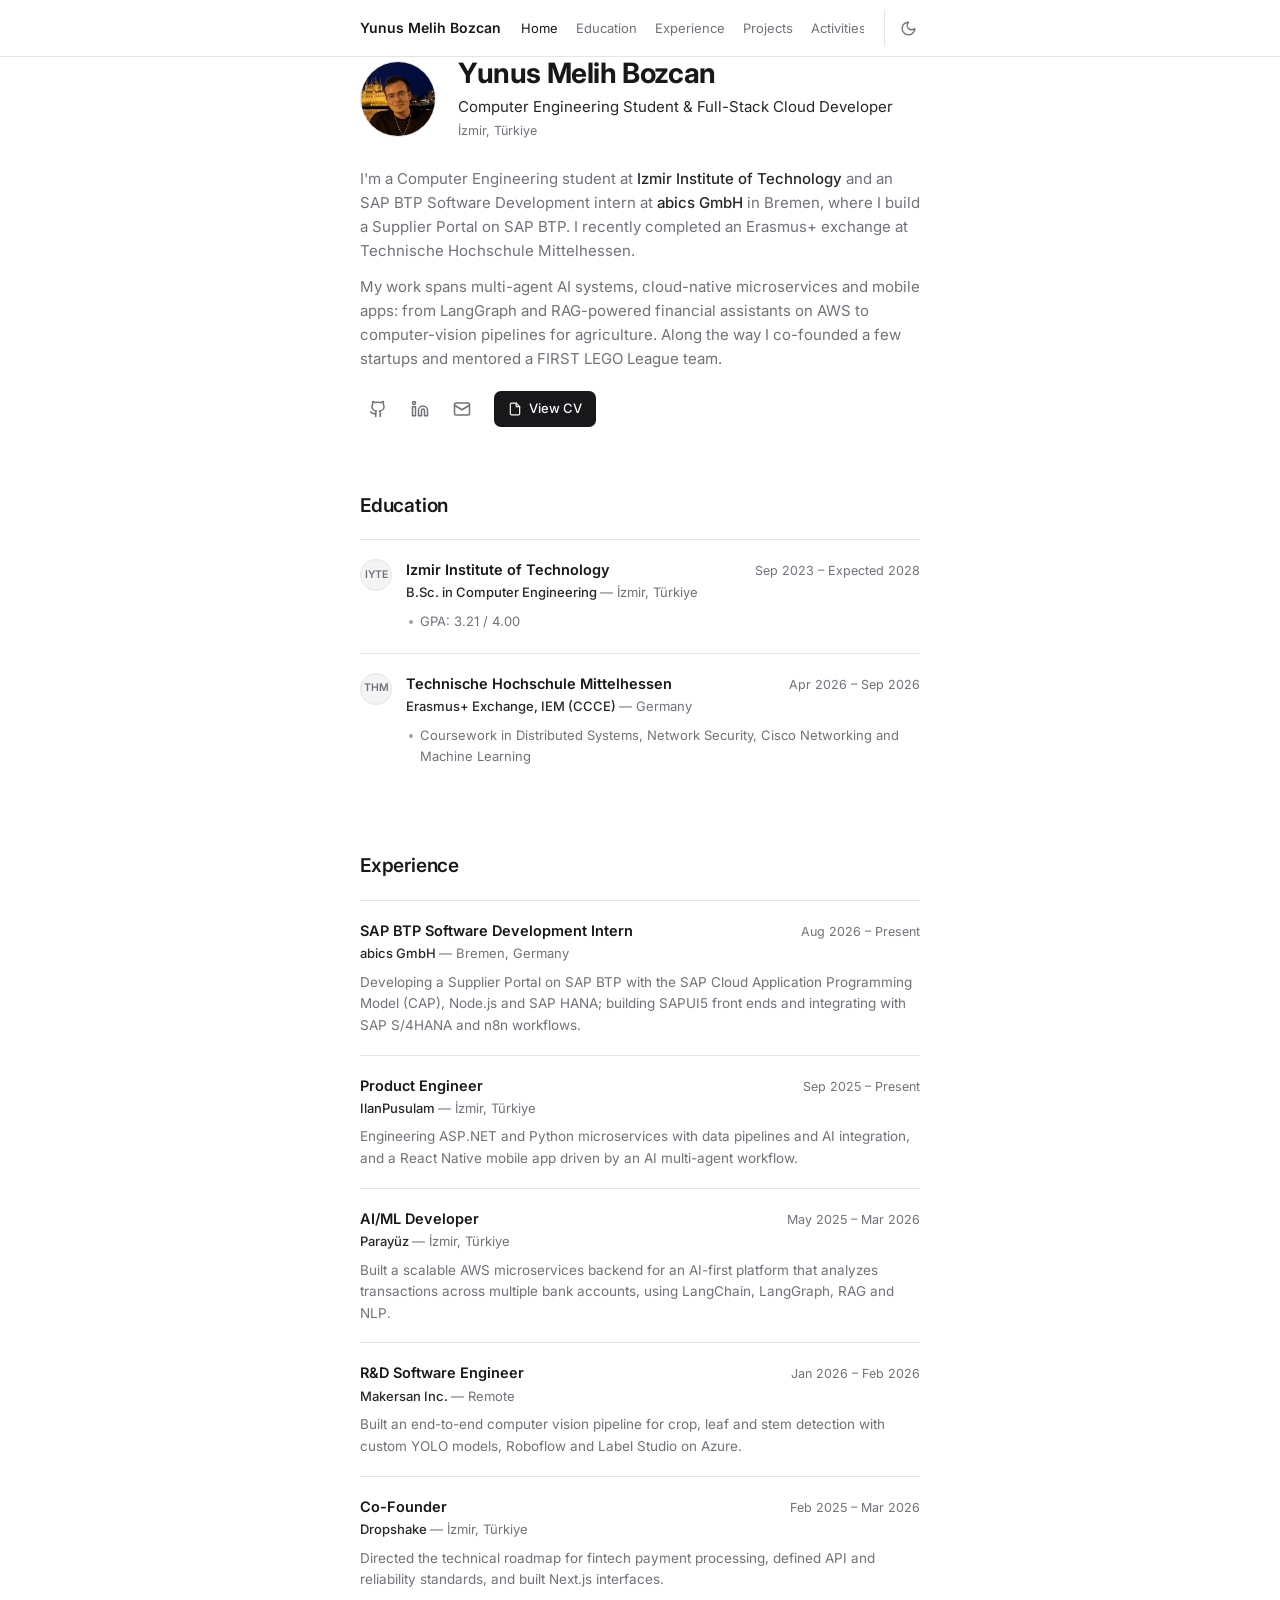
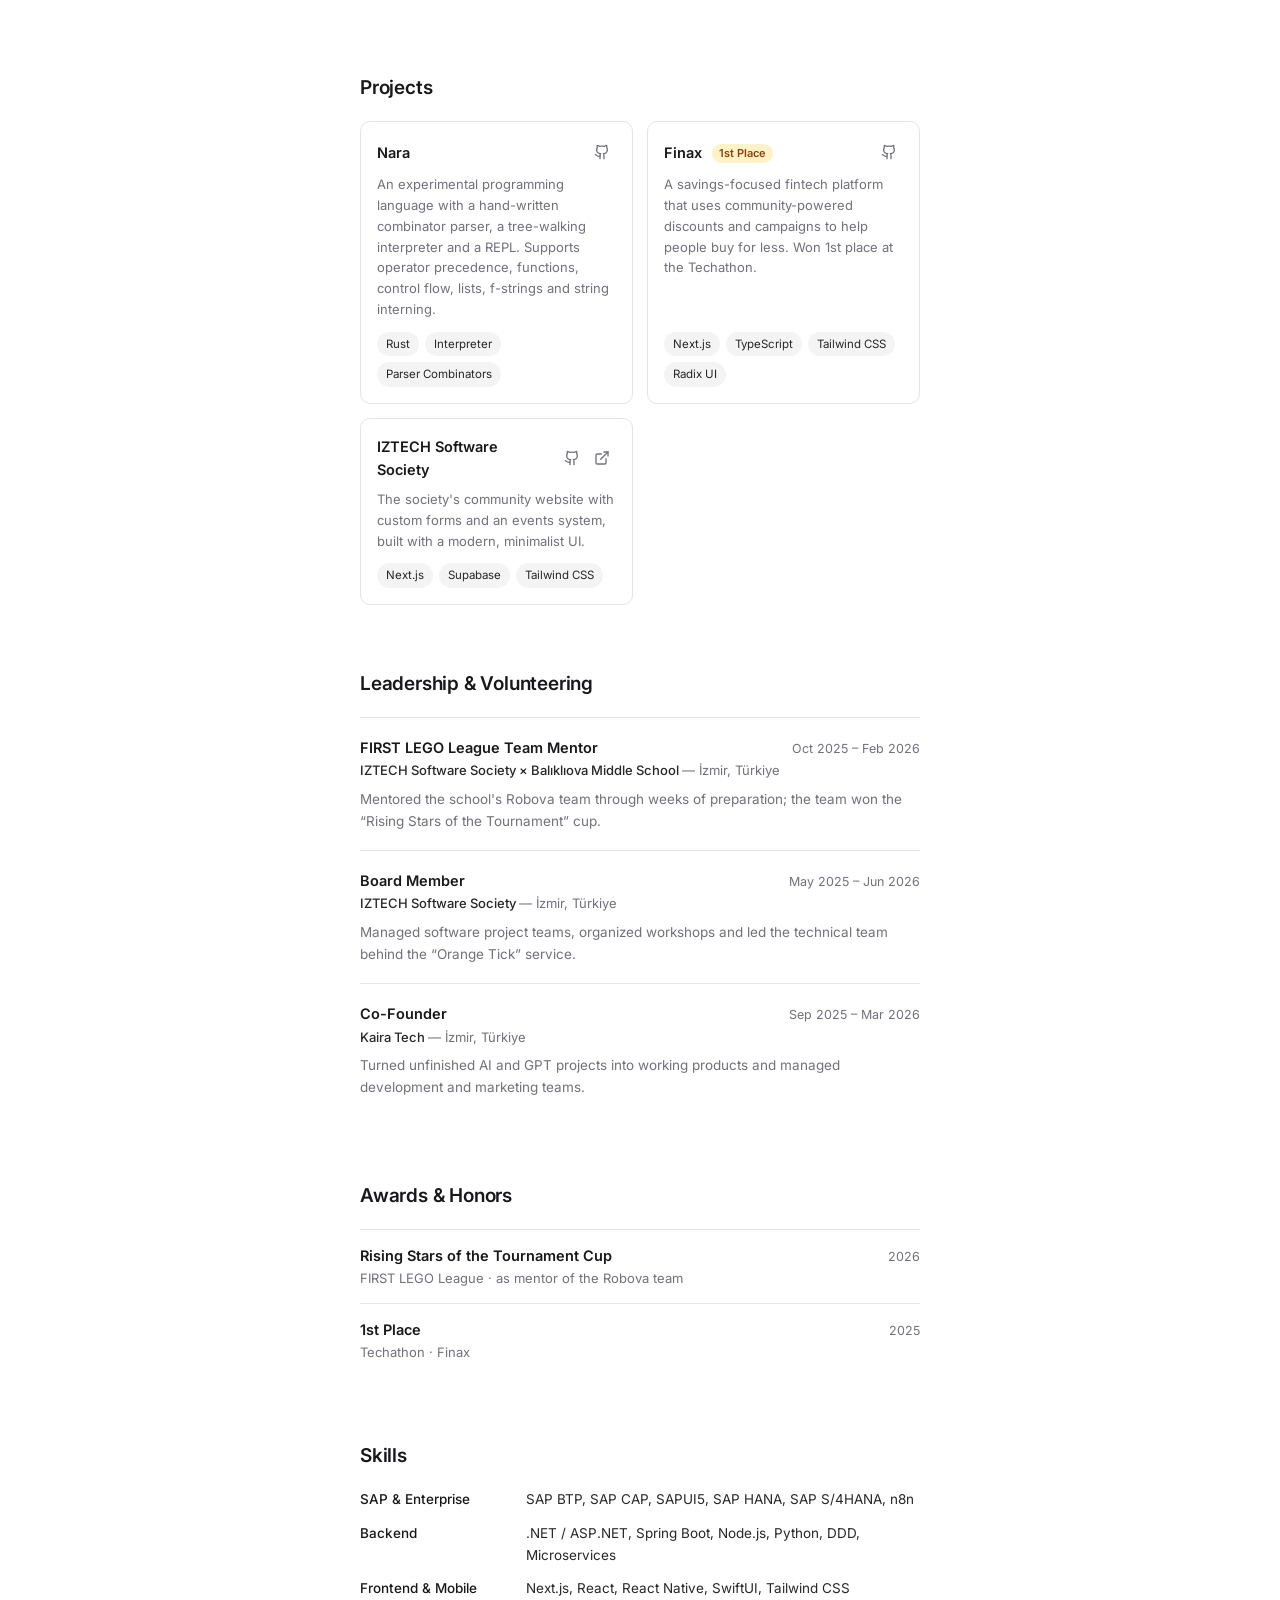
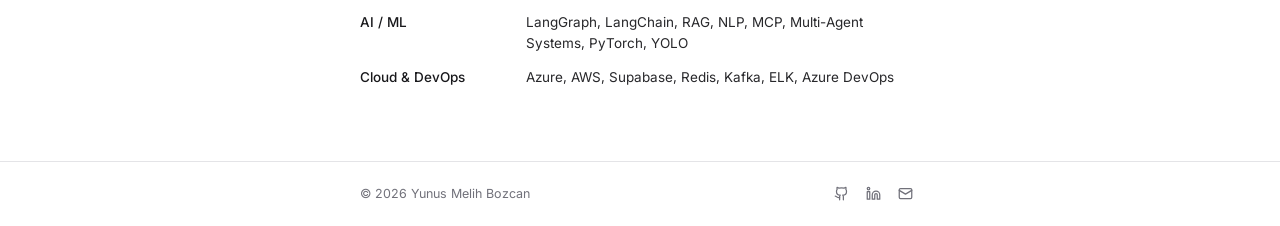
<file: index.html>
<!doctype html>
<html lang="en">
<head>
  <meta charset="utf-8">
  <meta name="viewport" content="width=device-width, initial-scale=1">
  <title>Yunus Melih Bozcan | Personal Website</title>
  <meta name="description" content="Yunus Melih Bozcan – Computer Engineering student and Full-Stack Cloud Developer building AI-first, cloud-native software.">
  <meta property="og:title" content="Yunus Melih Bozcan">
  <meta property="og:description" content="Computer Engineering student and Full-Stack Cloud Developer.">
  <meta property="og:type" content="website">
  <meta property="og:image" content="https://yunusmelihbozcan.github.io/static/avatar.jpg">
  <link rel="icon" href="favicon.svg" type="image/svg+xml">
  <link rel="preconnect" href="https://fonts.googleapis.com">
  <link rel="preconnect" href="https://fonts.gstatic.com" crossorigin>
  <link rel="stylesheet" href="https://fonts.googleapis.com/css2?family=Inter:wght@400;500;600;700&display=swap">
  <link rel="stylesheet" href="static/style.css">
  <script src="static/theme.js"></script>
</head>
<body>
  <header class="site-header">
    <div class="container">
      <a class="brand" href="./">Yunus Melih Bozcan</a>
      <nav class="nav" aria-label="Main">
        <a href="./" aria-current="page">Home</a>
        <a href="#education">Education</a>
        <a href="#experience">Experience</a>
        <a href="#projects">Projects</a>
        <a href="#activities">Activities</a>
        <a href="#awards">Awards</a>
        <a href="cv/">CV</a>
      </nav>
      <button class="theme-toggle" type="button" aria-label="Toggle dark mode">
        <svg class="moon" width="17" height="17" viewBox="0 0 24 24" fill="none" stroke="currentColor" stroke-width="2" stroke-linecap="round" stroke-linejoin="round" aria-hidden="true"><path d="M12 3a6 6 0 0 0 9 9 9 9 0 1 1-9-9Z"/></svg>
        <svg class="sun" width="17" height="17" viewBox="0 0 24 24" fill="none" stroke="currentColor" stroke-width="2" stroke-linecap="round" stroke-linejoin="round" aria-hidden="true"><circle cx="12" cy="12" r="4"/><path d="M12 2v2M12 20v2M4.93 4.93l1.41 1.41M17.66 17.66l1.41 1.41M2 12h2M20 12h2M6.34 17.66l-1.41 1.41M19.07 4.93l-1.41 1.41"/></svg>
      </button>
    </div>
  </header>

  <main class="container">
    <div class="hero">
      <img class="avatar" src="static/avatar.jpg" alt="Yunus Melih Bozcan" width="76" height="76">
      <div>
        <h1>Yunus Melih Bozcan</h1>
        <p class="tagline">Computer Engineering Student &amp; Full-Stack Cloud Developer</p>
        <p class="location">İzmir, Türkiye</p>
      </div>
    </div>

    <div class="about">
      <p>I'm a Computer Engineering student at <strong>Izmir Institute of Technology</strong> and an SAP BTP Software Development intern at <strong>abics GmbH</strong> in Bremen, where I build a Supplier Portal on SAP BTP. I recently completed an Erasmus+ exchange at Technische Hochschule Mittelhessen.</p>
      <p>My work spans multi-agent AI systems, cloud-native microservices and mobile apps: from LangGraph and RAG-powered financial assistants on AWS to computer-vision pipelines for agriculture. Along the way I co-founded a few startups and mentored a FIRST LEGO League team.</p>
    </div>

    <div class="links">
      <a class="icon-link" href="https://github.com/neonid0" aria-label="GitHub">
        <svg width="18" height="18" viewBox="0 0 24 24" fill="none" stroke="currentColor" stroke-width="2" stroke-linecap="round" stroke-linejoin="round" aria-hidden="true"><path d="M15 22v-4a4.8 4.8 0 0 0-1-3.5c3 0 6-2 6-5.5.08-1.25-.27-2.48-1-3.5.28-1.15.28-2.35 0-3.5 0 0-1 0-3 1.5-2.64-.5-5.36-.5-8 0C6 2 5 2 5 2c-.3 1.15-.3 2.35 0 3.5A5.4 5.4 0 0 0 4 9c0 3.5 3 5.5 6 5.5-.39.49-.68 1.05-.85 1.65-.17.6-.22 1.23-.15 1.85v4"/><path d="M9 18c-4.51 2-5-2-7-2"/></svg>
      </a>
      <a class="icon-link" href="https://www.linkedin.com/in/yunus-melih-bozcan/" aria-label="LinkedIn">
        <svg width="18" height="18" viewBox="0 0 24 24" fill="none" stroke="currentColor" stroke-width="2" stroke-linecap="round" stroke-linejoin="round" aria-hidden="true"><path d="M16 8a6 6 0 0 1 6 6v7h-4v-7a2 2 0 0 0-4 0v7h-4v-7a6 6 0 0 1 6-6z"/><rect x="2" y="9" width="4" height="12"/><circle cx="4" cy="4" r="2"/></svg>
      </a>
      <a class="icon-link" href="mailto:melihbozcan0@gmail.com" aria-label="Email">
        <svg width="18" height="18" viewBox="0 0 24 24" fill="none" stroke="currentColor" stroke-width="2" stroke-linecap="round" stroke-linejoin="round" aria-hidden="true"><rect x="2" y="4" width="20" height="16" rx="2"/><path d="m22 7-10 6L2 7"/></svg>
      </a>
      <a class="btn" href="cv/">
        <svg width="14" height="14" viewBox="0 0 24 24" fill="none" stroke="currentColor" stroke-width="2" stroke-linecap="round" stroke-linejoin="round" aria-hidden="true"><path d="M14 2H6a2 2 0 0 0-2 2v16a2 2 0 0 0 2 2h12a2 2 0 0 0 2-2V8z"/><path d="M14 2v6h6"/></svg>
        View CV
      </a>
    </div>

    <section class="block" id="education">
      <div class="block-head"><h2>Education</h2></div>

      <div class="entry">
        <div class="logo" aria-hidden="true">IYTE</div>
        <div class="entry-body">
          <div class="entry-top"><h3 class="entry-title">Izmir Institute of Technology</h3><span class="entry-date">Sep 2023 – Expected 2028</span></div>
          <p class="entry-sub">B.Sc. in Computer Engineering <span class="place">— İzmir, Türkiye</span></p>
          <ul>
            <li>GPA: 3.21 / 4.00</li>
          </ul>
        </div>
      </div>

      <div class="entry">
        <div class="logo" aria-hidden="true">THM</div>
        <div class="entry-body">
          <div class="entry-top"><h3 class="entry-title">Technische Hochschule Mittelhessen</h3><span class="entry-date">Apr 2026 – Sep 2026</span></div>
          <p class="entry-sub">Erasmus+ Exchange, IEM (CCCE) <span class="place">— Germany</span></p>
          <ul>
            <li>Coursework in Distributed Systems, Network Security, Cisco Networking and Machine Learning</li>
          </ul>
        </div>
      </div>
    </section>

    <section class="block" id="experience">
      <div class="block-head"><h2>Experience</h2></div>

      <div class="entry"><div class="entry-body">
        <div class="entry-top"><h3 class="entry-title">SAP BTP Software Development Intern</h3><span class="entry-date">Aug 2026 – Present</span></div>
        <p class="entry-sub">abics GmbH <span class="place">— Bremen, Germany</span></p>
        <p class="entry-text">Developing a Supplier Portal on SAP BTP with the SAP Cloud Application Programming Model (CAP), Node.js and SAP HANA; building SAPUI5 front ends and integrating with SAP S/4HANA and n8n workflows.</p>
      </div></div>

      <div class="entry"><div class="entry-body">
        <div class="entry-top"><h3 class="entry-title">Product Engineer</h3><span class="entry-date">Sep 2025 – Present</span></div>
        <p class="entry-sub">IlanPusulam <span class="place">— İzmir, Türkiye</span></p>
        <p class="entry-text">Engineering ASP.NET and Python microservices with data pipelines and AI integration, and a React Native mobile app driven by an AI multi-agent workflow.</p>
      </div></div>

      <div class="entry"><div class="entry-body">
        <div class="entry-top"><h3 class="entry-title">AI/ML Developer</h3><span class="entry-date">May 2025 – Mar 2026</span></div>
        <p class="entry-sub">Parayüz <span class="place">— İzmir, Türkiye</span></p>
        <p class="entry-text">Built a scalable AWS microservices backend for an AI-first platform that analyzes transactions across multiple bank accounts, using LangChain, LangGraph, RAG and NLP.</p>
      </div></div>

      <div class="entry"><div class="entry-body">
        <div class="entry-top"><h3 class="entry-title">R&amp;D Software Engineer</h3><span class="entry-date">Jan 2026 – Feb 2026</span></div>
        <p class="entry-sub">Makersan Inc. <span class="place">— Remote</span></p>
        <p class="entry-text">Built an end-to-end computer vision pipeline for crop, leaf and stem detection with custom YOLO models, Roboflow and Label Studio on Azure.</p>
      </div></div>

      <div class="entry"><div class="entry-body">
        <div class="entry-top"><h3 class="entry-title">Co-Founder</h3><span class="entry-date">Feb 2025 – Mar 2026</span></div>
        <p class="entry-sub">Dropshake <span class="place">— İzmir, Türkiye</span></p>
        <p class="entry-text">Directed the technical roadmap for fintech payment processing, defined API and reliability standards, and built Next.js interfaces.</p>
      </div></div>
    </section>

    <section class="block" id="projects">
      <div class="block-head"><h2>Projects</h2></div>
      <div class="cards">
        <article class="card">
          <div class="card-top">
            <h3>Nara</h3>
            <div class="card-icons">
              <a href="https://github.com/neonid0/nara" aria-label="Nara on GitHub">
                <svg width="16" height="16" viewBox="0 0 24 24" fill="none" stroke="currentColor" stroke-width="2" stroke-linecap="round" stroke-linejoin="round" aria-hidden="true"><path d="M15 22v-4a4.8 4.8 0 0 0-1-3.5c3 0 6-2 6-5.5.08-1.25-.27-2.48-1-3.5.28-1.15.28-2.35 0-3.5 0 0-1 0-3 1.5-2.64-.5-5.36-.5-8 0C6 2 5 2 5 2c-.3 1.15-.3 2.35 0 3.5A5.4 5.4 0 0 0 4 9c0 3.5 3 5.5 6 5.5-.39.49-.68 1.05-.85 1.65-.17.6-.22 1.23-.15 1.85v4"/><path d="M9 18c-4.51 2-5-2-7-2"/></svg>
              </a>
            </div>
          </div>
          <p>An experimental programming language with a hand-written combinator parser, a tree-walking interpreter and a REPL. Supports operator precedence, functions, control flow, lists, f-strings and string interning.</p>
          <div class="tags"><span class="tag">Rust</span><span class="tag">Interpreter</span><span class="tag">Parser Combinators</span></div>
        </article>

        <article class="card">
          <div class="card-top">
            <h3>Finax <span class="badge">1st Place</span></h3>
            <div class="card-icons">
              <a href="https://github.com/Finax0/finax" aria-label="Finax on GitHub">
                <svg width="16" height="16" viewBox="0 0 24 24" fill="none" stroke="currentColor" stroke-width="2" stroke-linecap="round" stroke-linejoin="round" aria-hidden="true"><path d="M15 22v-4a4.8 4.8 0 0 0-1-3.5c3 0 6-2 6-5.5.08-1.25-.27-2.48-1-3.5.28-1.15.28-2.35 0-3.5 0 0-1 0-3 1.5-2.64-.5-5.36-.5-8 0C6 2 5 2 5 2c-.3 1.15-.3 2.35 0 3.5A5.4 5.4 0 0 0 4 9c0 3.5 3 5.5 6 5.5-.39.49-.68 1.05-.85 1.65-.17.6-.22 1.23-.15 1.85v4"/><path d="M9 18c-4.51 2-5-2-7-2"/></svg>
              </a>
            </div>
          </div>
          <p>A savings-focused fintech platform that uses community-powered discounts and campaigns to help people buy for less. Won 1st place at the Techathon.</p>
          <div class="tags"><span class="tag">Next.js</span><span class="tag">TypeScript</span><span class="tag">Tailwind CSS</span><span class="tag">Radix UI</span></div>
        </article>

        <article class="card">
          <div class="card-top">
            <h3>IZTECH Software Society</h3>
            <div class="card-icons">
              <a href="https://github.com/IYTE-Yazilim-Toplulugu/yazilim-web-site" aria-label="Website source on GitHub">
                <svg width="16" height="16" viewBox="0 0 24 24" fill="none" stroke="currentColor" stroke-width="2" stroke-linecap="round" stroke-linejoin="round" aria-hidden="true"><path d="M15 22v-4a4.8 4.8 0 0 0-1-3.5c3 0 6-2 6-5.5.08-1.25-.27-2.48-1-3.5.28-1.15.28-2.35 0-3.5 0 0-1 0-3 1.5-2.64-.5-5.36-.5-8 0C6 2 5 2 5 2c-.3 1.15-.3 2.35 0 3.5A5.4 5.4 0 0 0 4 9c0 3.5 3 5.5 6 5.5-.39.49-.68 1.05-.85 1.65-.17.6-.22 1.23-.15 1.85v4"/><path d="M9 18c-4.51 2-5-2-7-2"/></svg>
              </a>
              <a href="https://www.yazilimiyte.com" aria-label="Visit yazilimiyte.com">
                <svg width="16" height="16" viewBox="0 0 24 24" fill="none" stroke="currentColor" stroke-width="2" stroke-linecap="round" stroke-linejoin="round" aria-hidden="true"><path d="M15 3h6v6"/><path d="M10 14 21 3"/><path d="M18 13v6a2 2 0 0 1-2 2H5a2 2 0 0 1-2-2V8a2 2 0 0 1 2-2h6"/></svg>
              </a>
            </div>
          </div>
          <p>The society's community website with custom forms and an events system, built with a modern, minimalist UI.</p>
          <div class="tags"><span class="tag">Next.js</span><span class="tag">Supabase</span><span class="tag">Tailwind CSS</span></div>
        </article>
      </div>
    </section>

    <section class="block" id="activities">
      <div class="block-head"><h2>Leadership &amp; Volunteering</h2></div>

      <div class="entry"><div class="entry-body">
        <div class="entry-top"><h3 class="entry-title">FIRST LEGO League Team Mentor</h3><span class="entry-date">Oct 2025 – Feb 2026</span></div>
        <p class="entry-sub">IZTECH Software Society × Balıklıova Middle School <span class="place">— İzmir, Türkiye</span></p>
        <p class="entry-text">Mentored the school's Robova team through weeks of preparation; the team won the “Rising Stars of the Tournament” cup.</p>
      </div></div>

      <div class="entry"><div class="entry-body">
        <div class="entry-top"><h3 class="entry-title">Board Member</h3><span class="entry-date">May 2025 – Jun 2026</span></div>
        <p class="entry-sub">IZTECH Software Society <span class="place">— İzmir, Türkiye</span></p>
        <p class="entry-text">Managed software project teams, organized workshops and led the technical team behind the “Orange Tick” service.</p>
      </div></div>

      <div class="entry"><div class="entry-body">
        <div class="entry-top"><h3 class="entry-title">Co-Founder</h3><span class="entry-date">Sep 2025 – Mar 2026</span></div>
        <p class="entry-sub">Kaira Tech <span class="place">— İzmir, Türkiye</span></p>
        <p class="entry-text">Turned unfinished AI and GPT projects into working products and managed development and marketing teams.</p>
      </div></div>
    </section>

    <section class="block" id="awards">
      <div class="block-head"><h2>Awards &amp; Honors</h2></div>
      <div class="award">
        <div><p class="award-title">Rising Stars of the Tournament Cup</p><p class="award-sub">FIRST LEGO League · as mentor of the Robova team</p></div>
        <span class="entry-date">2026</span>
      </div>
      <div class="award">
        <div><p class="award-title">1st Place</p><p class="award-sub">Techathon · Finax</p></div>
        <span class="entry-date">2025</span>
      </div>
    </section>

    <section class="block" id="skills">
      <div class="block-head"><h2>Skills</h2></div>
      <dl class="skills">
        <dt>SAP &amp; Enterprise</dt><dd>SAP BTP, SAP CAP, SAPUI5, SAP HANA, SAP S/4HANA, n8n</dd>
        <dt>Backend</dt><dd>.NET / ASP.NET, Spring Boot, Node.js, Python, DDD, Microservices</dd>
        <dt>Frontend &amp; Mobile</dt><dd>Next.js, React, React Native, SwiftUI, Tailwind CSS</dd>
        <dt>AI / ML</dt><dd>LangGraph, LangChain, RAG, NLP, MCP, Multi-Agent Systems, PyTorch, YOLO</dd>
        <dt>Cloud &amp; DevOps</dt><dd>Azure, AWS, Supabase, Redis, Kafka, ELK, Azure DevOps</dd>
      </dl>
    </section>
  </main>

  <footer class="site-footer">
    <div class="container">
      <span>© 2026 Yunus Melih Bozcan</span>
      <div class="icons">
        <a class="icon-link" href="https://github.com/neonid0" aria-label="GitHub"><svg width="15" height="15" viewBox="0 0 24 24" fill="none" stroke="currentColor" stroke-width="2" stroke-linecap="round" stroke-linejoin="round" aria-hidden="true"><path d="M15 22v-4a4.8 4.8 0 0 0-1-3.5c3 0 6-2 6-5.5.08-1.25-.27-2.48-1-3.5.28-1.15.28-2.35 0-3.5 0 0-1 0-3 1.5-2.64-.5-5.36-.5-8 0C6 2 5 2 5 2c-.3 1.15-.3 2.35 0 3.5A5.4 5.4 0 0 0 4 9c0 3.5 3 5.5 6 5.5-.39.49-.68 1.05-.85 1.65-.17.6-.22 1.23-.15 1.85v4"/><path d="M9 18c-4.51 2-5-2-7-2"/></svg></a>
        <a class="icon-link" href="https://www.linkedin.com/in/yunus-melih-bozcan/" aria-label="LinkedIn"><svg width="15" height="15" viewBox="0 0 24 24" fill="none" stroke="currentColor" stroke-width="2" stroke-linecap="round" stroke-linejoin="round" aria-hidden="true"><path d="M16 8a6 6 0 0 1 6 6v7h-4v-7a2 2 0 0 0-4 0v7h-4v-7a6 6 0 0 1 6-6z"/><rect x="2" y="9" width="4" height="12"/><circle cx="4" cy="4" r="2"/></svg></a>
        <a class="icon-link" href="mailto:melihbozcan0@gmail.com" aria-label="Email"><svg width="15" height="15" viewBox="0 0 24 24" fill="none" stroke="currentColor" stroke-width="2" stroke-linecap="round" stroke-linejoin="round" aria-hidden="true"><rect x="2" y="4" width="20" height="16" rx="2"/><path d="m22 7-10 6L2 7"/></svg></a>
      </div>
    </div>
  </footer>
</body>
</html>
</file>
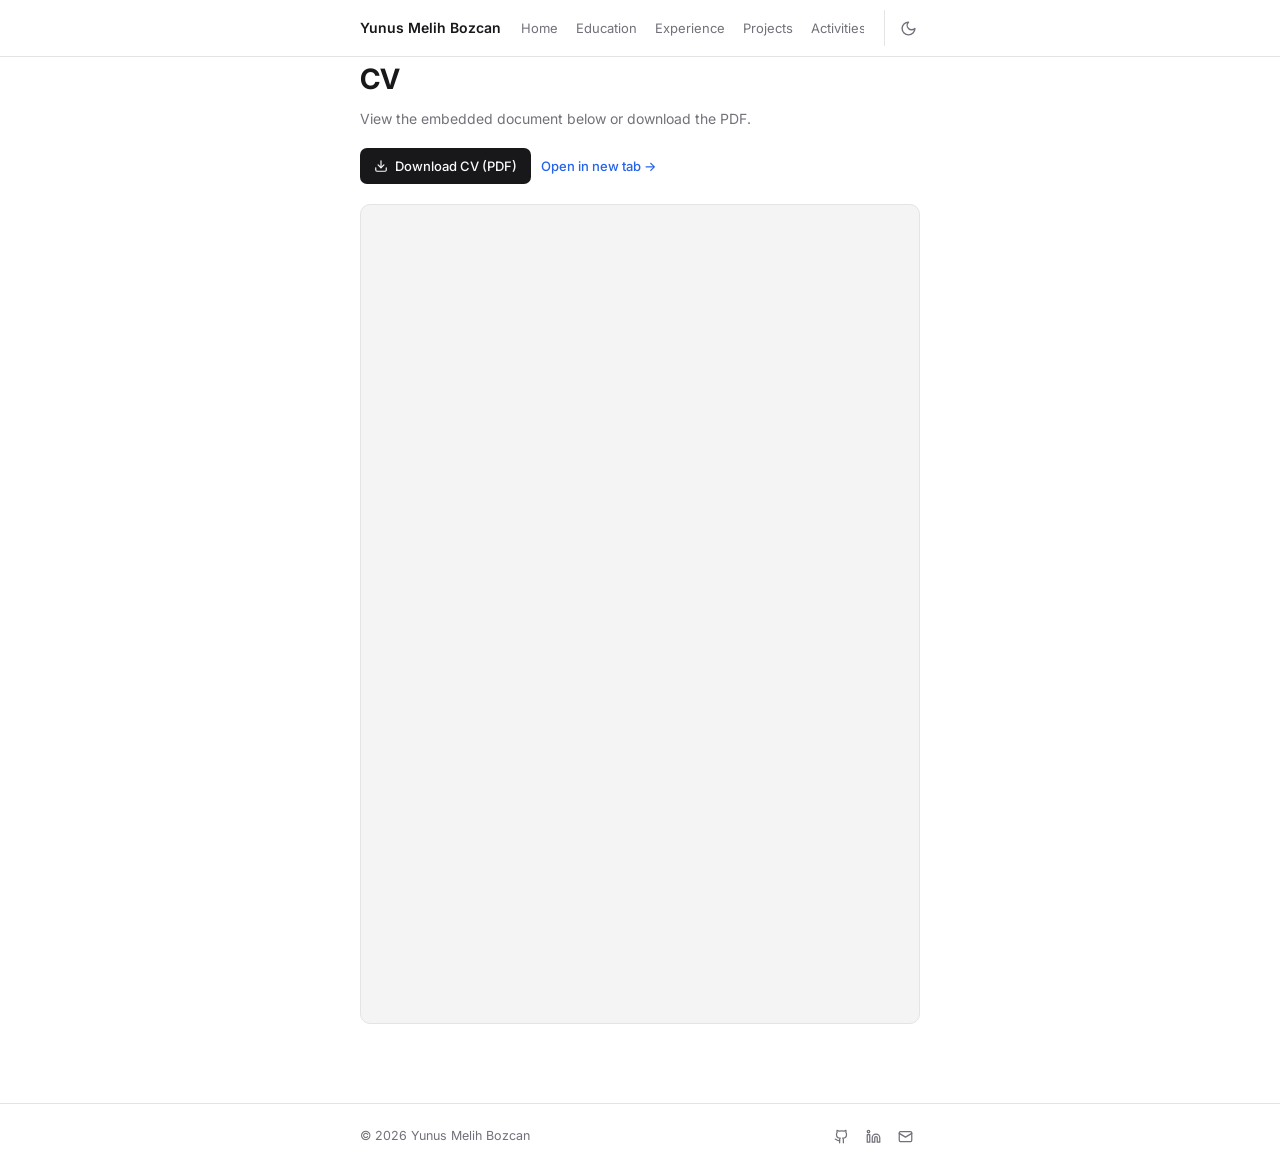
<file: cv/index.html>
<!doctype html>
<html lang="en">
<head>
  <meta charset="utf-8">
  <meta name="viewport" content="width=device-width, initial-scale=1">
  <title>CV | Yunus Melih Bozcan</title>
  <meta name="description" content="Curriculum vitae of Yunus Melih Bozcan.">
  <link rel="icon" href="../favicon.svg" type="image/svg+xml">
  <link rel="preconnect" href="https://fonts.googleapis.com">
  <link rel="preconnect" href="https://fonts.gstatic.com" crossorigin>
  <link rel="stylesheet" href="https://fonts.googleapis.com/css2?family=Inter:wght@400;500;600;700&display=swap">
  <link rel="stylesheet" href="../static/style.css">
  <script src="../static/theme.js"></script>
</head>
<body>
  <header class="site-header">
    <div class="container">
      <a class="brand" href="../">Yunus Melih Bozcan</a>
      <nav class="nav" aria-label="Main">
        <a href="../">Home</a>
        <a href="../#education">Education</a>
        <a href="../#experience">Experience</a>
        <a href="../#projects">Projects</a>
        <a href="../#activities">Activities</a>
        <a href="../#awards">Awards</a>
        <a href="./" aria-current="page">CV</a>
      </nav>
      <button class="theme-toggle" type="button" aria-label="Toggle dark mode">
        <svg class="moon" width="17" height="17" viewBox="0 0 24 24" fill="none" stroke="currentColor" stroke-width="2" stroke-linecap="round" stroke-linejoin="round" aria-hidden="true"><path d="M12 3a6 6 0 0 0 9 9 9 9 0 1 1-9-9Z"/></svg>
        <svg class="sun" width="17" height="17" viewBox="0 0 24 24" fill="none" stroke="currentColor" stroke-width="2" stroke-linecap="round" stroke-linejoin="round" aria-hidden="true"><circle cx="12" cy="12" r="4"/><path d="M12 2v2M12 20v2M4.93 4.93l1.41 1.41M17.66 17.66l1.41 1.41M2 12h2M20 12h2M6.34 17.66l-1.41 1.41M19.07 4.93l-1.41 1.41"/></svg>
      </button>
    </div>
  </header>

  <main class="container">
    <h1 class="page-title">CV</h1>
    <p class="page-lead">View the embedded document below or download the PDF.</p>
    <div class="cv-actions">
      <a class="btn" href="../static/yunus-melih-bozcan-cv.pdf?v=def4502c" download="yunus-melih-bozcan-cv.pdf">
        <svg width="14" height="14" viewBox="0 0 24 24" fill="none" stroke="currentColor" stroke-width="2" stroke-linecap="round" stroke-linejoin="round" aria-hidden="true"><path d="M21 15v4a2 2 0 0 1-2 2H5a2 2 0 0 1-2-2v-4"/><path d="m7 10 5 5 5-5"/><path d="M12 15V3"/></svg>
        Download CV (PDF)
      </a>
      <a class="btn secondary" href="../static/yunus-melih-bozcan-cv.pdf?v=def4502c" target="_blank" rel="noopener">Open in new tab →</a>
    </div>
    <iframe class="cv-frame" src="../static/yunus-melih-bozcan-cv.pdf?v=def4502c" title="Yunus Melih Bozcan CV (PDF)"></iframe>
  </main>

  <footer class="site-footer">
    <div class="container">
      <span>© 2026 Yunus Melih Bozcan</span>
      <div class="icons">
        <a class="icon-link" href="https://github.com/neonid0" aria-label="GitHub"><svg width="15" height="15" viewBox="0 0 24 24" fill="none" stroke="currentColor" stroke-width="2" stroke-linecap="round" stroke-linejoin="round" aria-hidden="true"><path d="M15 22v-4a4.8 4.8 0 0 0-1-3.5c3 0 6-2 6-5.5.08-1.25-.27-2.48-1-3.5.28-1.15.28-2.35 0-3.5 0 0-1 0-3 1.5-2.64-.5-5.36-.5-8 0C6 2 5 2 5 2c-.3 1.15-.3 2.35 0 3.5A5.4 5.4 0 0 0 4 9c0 3.5 3 5.5 6 5.5-.39.49-.68 1.05-.85 1.65-.17.6-.22 1.23-.15 1.85v4"/><path d="M9 18c-4.51 2-5-2-7-2"/></svg></a>
        <a class="icon-link" href="https://www.linkedin.com/in/yunus-melih-bozcan/" aria-label="LinkedIn"><svg width="15" height="15" viewBox="0 0 24 24" fill="none" stroke="currentColor" stroke-width="2" stroke-linecap="round" stroke-linejoin="round" aria-hidden="true"><path d="M16 8a6 6 0 0 1 6 6v7h-4v-7a2 2 0 0 0-4 0v7h-4v-7a6 6 0 0 1 6-6z"/><rect x="2" y="9" width="4" height="12"/><circle cx="4" cy="4" r="2"/></svg></a>
        <a class="icon-link" href="mailto:melihbozcan0@gmail.com" aria-label="Email"><svg width="15" height="15" viewBox="0 0 24 24" fill="none" stroke="currentColor" stroke-width="2" stroke-linecap="round" stroke-linejoin="round" aria-hidden="true"><rect x="2" y="4" width="20" height="16" rx="2"/><path d="m22 7-10 6L2 7"/></svg></a>
      </div>
    </div>
  </footer>
</body>
</html>
</file>
<file: static/style.css>
:root {
  --bg: #ffffff;
  --fg: #27272a;
  --strong: #18181b;
  --muted: #71717a;
  --subtle: #a1a1aa;
  --border: #e4e4e7;
  --chip: #f4f4f5;
  --link: #2563eb;
  --btn-bg: #18181b;
  --btn-fg: #fafafa;
  color-scheme: light;
}
@media (prefers-color-scheme: dark) {
  :root:not([data-theme="light"]) {
    --bg: #09090b;
    --fg: #d4d4d8;
    --strong: #fafafa;
    --muted: #a1a1aa;
    --subtle: #71717a;
    --border: #27272a;
    --chip: #18181b;
    --link: #60a5fa;
    --btn-bg: #fafafa;
    --btn-fg: #18181b;
    color-scheme: dark;
  }
}
:root[data-theme="dark"] {
  --bg: #09090b;
  --fg: #d4d4d8;
  --strong: #fafafa;
  --muted: #a1a1aa;
  --subtle: #71717a;
  --border: #27272a;
  --chip: #18181b;
  --link: #60a5fa;
  --btn-bg: #fafafa;
  --btn-fg: #18181b;
  color-scheme: dark;
}

* { box-sizing: border-box; }
html { scroll-behavior: smooth; scroll-padding-top: 72px; }
body {
  margin: 0;
  background: var(--bg);
  color: var(--fg);
  font-family: Inter, ui-sans-serif, system-ui, -apple-system, "Segoe UI", sans-serif;
  font-size: 15px;
  line-height: 1.6;
  -webkit-font-smoothing: antialiased;
}
a { color: var(--link); text-underline-offset: 3px; }
a:hover { text-decoration: underline; }
.container { max-width: 592px; margin: 0 auto; padding: 0 16px; }

.site-header {
  position: sticky; top: 0; z-index: 10;
  background: color-mix(in srgb, var(--bg) 85%, transparent);
  backdrop-filter: blur(8px);
  border-bottom: 1px solid var(--border);
}
.site-header .container { display: flex; align-items: center; gap: 20px; height: 56px; }
.brand { font-weight: 600; font-size: 14px; color: var(--strong); text-decoration: none; white-space: nowrap; }
.brand:hover { text-decoration: none; }
.nav { display: flex; gap: 18px; overflow-x: auto; scrollbar-width: none; flex: 1; }
.nav::-webkit-scrollbar { display: none; }
.nav a { font-size: 13px; color: var(--muted); text-decoration: none; white-space: nowrap; padding: 4px 0; }
.nav a:hover, .nav a[aria-current="page"] { color: var(--strong); }
.theme-toggle {
  flex: none; display: grid; place-items: center; width: 36px; height: 36px;
  border: 0; border-left: 1px solid var(--border); background: none; color: var(--muted);
  cursor: pointer; padding: 0 0 0 12px;
}
.theme-toggle:hover { color: var(--strong); }
.theme-toggle .sun { display: none; }
:root[data-theme="dark"] .theme-toggle .sun { display: block; }
:root[data-theme="dark"] .theme-toggle .moon { display: none; }
@media (prefers-color-scheme: dark) {
  :root:not([data-theme="light"]) .theme-toggle .sun { display: block; }
  :root:not([data-theme="light"]) .theme-toggle .moon { display: none; }
}

main { padding: 56px 0 24px; }

.hero { display: flex; align-items: center; gap: 22px; }
.avatar {
  flex: none; width: 76px; height: 76px; border-radius: 50%;
  display: grid; place-items: center;
  background: var(--chip); border: 1px solid var(--border);
  color: var(--strong); font-weight: 600; font-size: 24px; letter-spacing: 0.5px;
  object-fit: cover;
}
.hero h1 { margin: 0; font-size: 28px; line-height: 1.2; font-weight: 700; color: var(--strong); letter-spacing: -0.4px; }
.hero .tagline { margin: 4px 0 0; color: var(--fg); font-size: 15px; }
.hero .location { margin: 2px 0 0; color: var(--muted); font-size: 12.5px; }

.about { margin-top: 26px; }
.about p { margin: 0 0 12px; color: var(--muted); }
.about p strong { color: var(--fg); font-weight: 500; }

.links { display: flex; align-items: center; gap: 6px; margin-top: 20px; flex-wrap: wrap; }
.icon-link {
  display: grid; place-items: center; width: 36px; height: 36px; border-radius: 8px;
  color: var(--muted);
}
.icon-link:hover { color: var(--strong); background: var(--chip); text-decoration: none; }
.btn {
  display: inline-flex; align-items: center; gap: 7px; margin-left: 8px;
  height: 36px; padding: 0 14px; border-radius: 7px;
  background: var(--btn-bg); color: var(--btn-fg); font-size: 13px; font-weight: 500; text-decoration: none;
}
.btn:hover { text-decoration: none; opacity: 0.88; }
.btn.secondary { background: none; color: var(--link); padding: 0 4px; margin-left: 4px; }

section.block { margin-top: 64px; }
.block-head { display: flex; justify-content: space-between; align-items: baseline; margin-bottom: 18px; }
.block h2 { margin: 0; font-size: 19px; font-weight: 600; color: var(--strong); letter-spacing: -0.2px; }

.entry { display: flex; gap: 14px; padding: 18px 0; border-top: 1px solid var(--border); }
.entry:first-of-type { border-top: 0; padding-top: 0; }
.entry-body { flex: 1; min-width: 0; }
.entry-top { display: flex; justify-content: space-between; align-items: baseline; gap: 12px; }
.entry-title { margin: 0; font-size: 14.5px; font-weight: 600; color: var(--strong); }
.entry-date { font-size: 12.5px; color: var(--muted); white-space: nowrap; }
.entry-sub { margin: 1px 0 0; font-size: 13px; color: var(--fg); font-weight: 500; }
.entry-sub .place { color: var(--muted); font-weight: 400; }
.entry-text { margin: 8px 0 0; font-size: 13.5px; color: var(--muted); }
.entry ul { margin: 8px 0 0; padding: 0; list-style: none; }
.entry li { position: relative; padding-left: 14px; margin: 3px 0; font-size: 13px; color: var(--muted); }
.entry li::before { content: ""; position: absolute; left: 3px; top: 0.72em; width: 4px; height: 4px; border-radius: 50%; background: var(--subtle); }
.logo {
  flex: none; width: 32px; height: 32px; border-radius: 50%;
  display: grid; place-items: center; margin-top: 1px;
  background: var(--chip); border: 1px solid var(--border);
  font-size: 10.5px; font-weight: 600; color: var(--muted);
}

.cards { display: grid; grid-template-columns: repeat(2, minmax(0, 1fr)); gap: 14px; }
.card {
  display: flex; flex-direction: column; gap: 8px;
  padding: 16px; border: 1px solid var(--border); border-radius: 10px;
}
.card-top { display: flex; justify-content: space-between; align-items: center; gap: 10px; }
.card h3 { margin: 0; font-size: 14.5px; font-weight: 600; color: var(--strong); }
.card-icons { display: flex; gap: 2px; }
.card-icons a { display: grid; place-items: center; width: 28px; height: 28px; border-radius: 6px; color: var(--muted); }
.card-icons a:hover { color: var(--strong); background: var(--chip); }
.card p { margin: 0; font-size: 13px; color: var(--muted); flex: 1; }
.badge { display: inline-block; margin-left: 6px; padding: 1px 7px; border-radius: 999px; font-size: 11px; font-weight: 600; background: #fef3c7; color: #92400e; vertical-align: 1px; }
:root[data-theme="dark"] .badge { background: #422006; color: #fcd34d; }
@media (prefers-color-scheme: dark) { :root:not([data-theme="light"]) .badge { background: #422006; color: #fcd34d; } }
.tags { display: flex; flex-wrap: wrap; gap: 6px; margin-top: 4px; }
.tag { font-size: 11.5px; padding: 3px 9px; border-radius: 999px; background: var(--chip); color: var(--fg); }

.skills { display: grid; grid-template-columns: 150px minmax(0, 1fr); gap: 12px 16px; font-size: 13.5px; }
.skills dt { color: var(--strong); font-weight: 500; }
.skills dd { margin: 0; }

.award { display: flex; justify-content: space-between; align-items: baseline; gap: 12px; padding: 14px 0; border-top: 1px solid var(--border); }
.award:first-of-type { border-top: 0; padding-top: 0; }
.award-title { margin: 0; font-size: 14.5px; font-weight: 600; color: var(--strong); }
.award-sub { margin: 1px 0 0; font-size: 13px; color: var(--muted); }

.cv-actions { display: flex; align-items: center; gap: 6px; margin: 18px 0 20px; }
.cv-actions .btn { margin-left: 0; }
.cv-frame { width: 100%; height: 820px; border: 1px solid var(--border); border-radius: 10px; background: var(--chip); }
.page-title { margin: 0; font-size: 28px; font-weight: 700; color: var(--strong); letter-spacing: -0.4px; }
.page-lead { margin: 6px 0 0; color: var(--muted); font-size: 14px; }

.site-footer { margin-top: 72px; border-top: 1px solid var(--border); }
.site-footer .container { display: flex; justify-content: space-between; align-items: center; height: 64px; font-size: 12.5px; color: var(--muted); }
.site-footer .icons { display: flex; gap: 2px; }
.site-footer .icon-link { width: 30px; height: 30px; }

@media (max-width: 560px) {
  main { padding-top: 36px; }
  .hero { align-items: flex-start; gap: 16px; }
  .avatar { width: 60px; height: 60px; font-size: 19px; }
  .hero h1 { font-size: 24px; }
  .cards { grid-template-columns: minmax(0, 1fr); }
  .entry-top, .award { flex-direction: column; gap: 0; }
  .skills { grid-template-columns: minmax(0, 1fr); gap: 2px; }
  .skills dd { margin-bottom: 10px; }
  .brand { display: none; }
  .cv-frame { height: 560px; }
}
</file>
